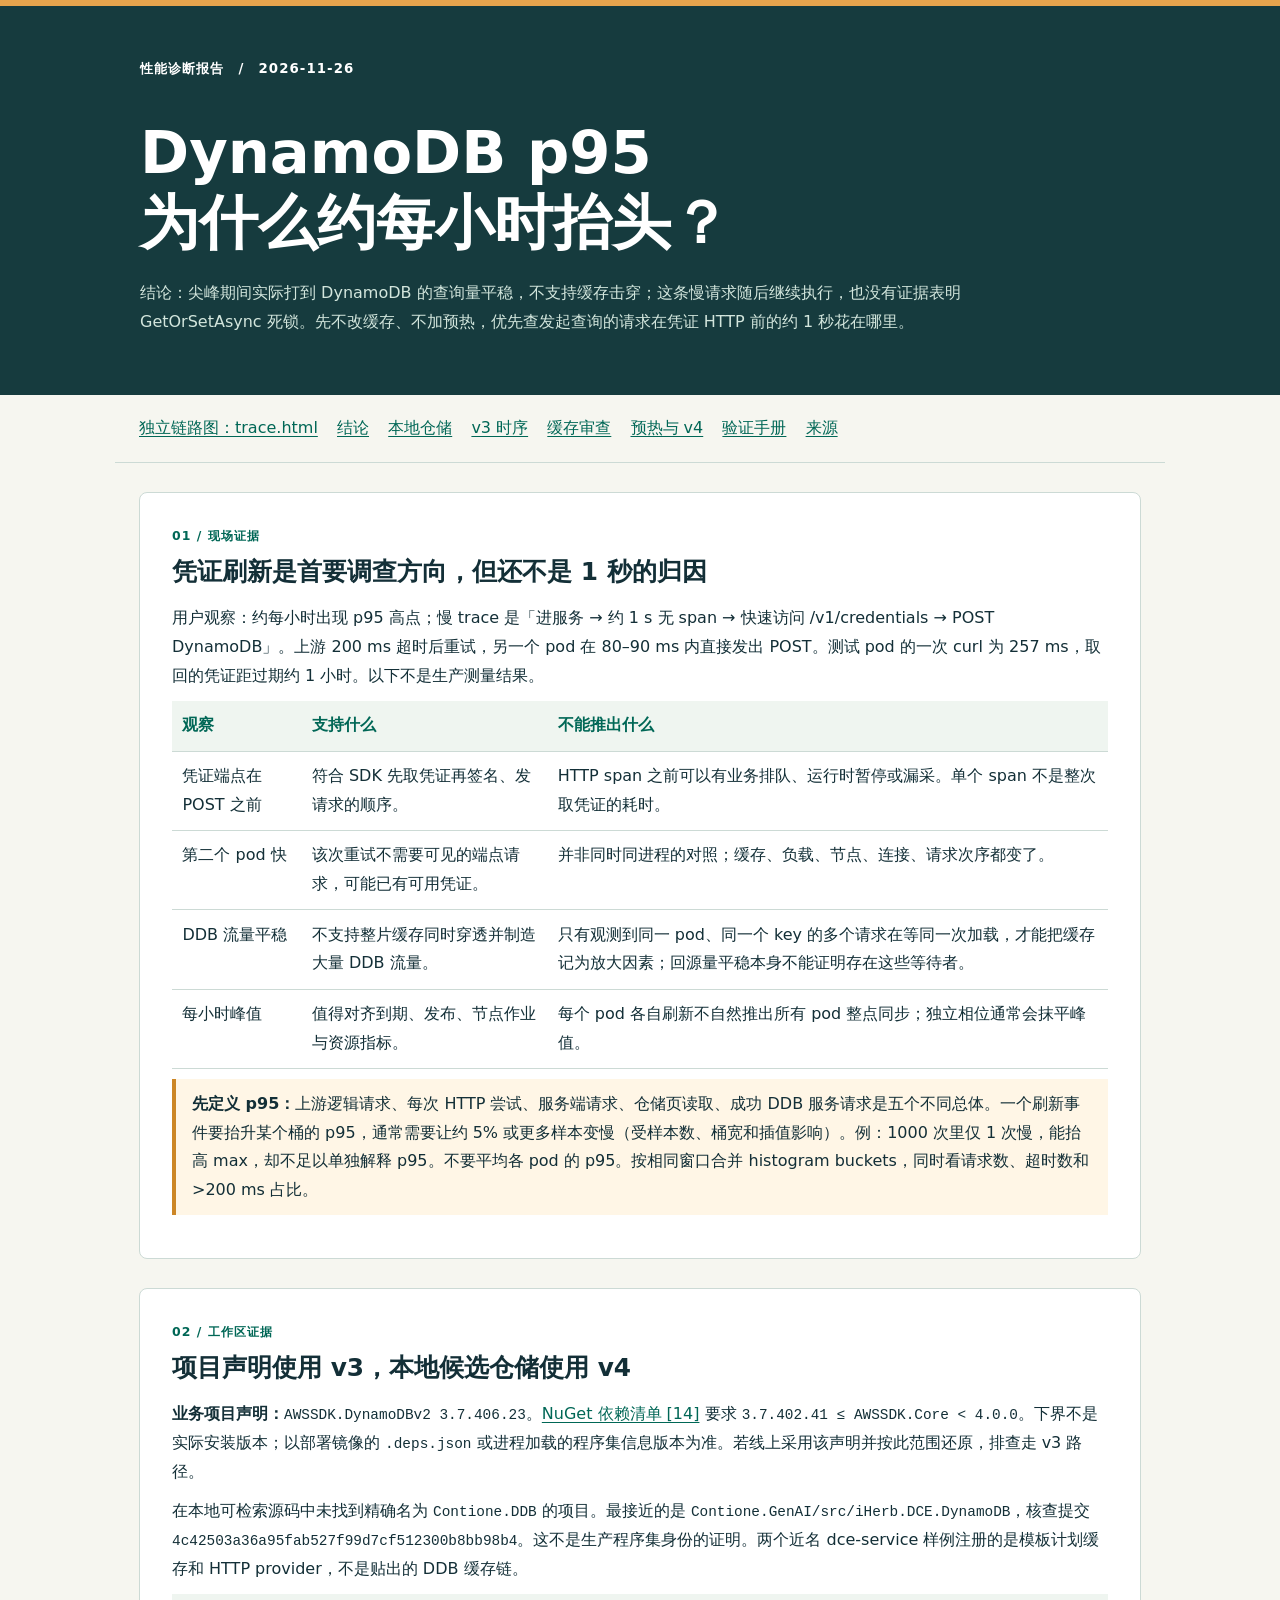
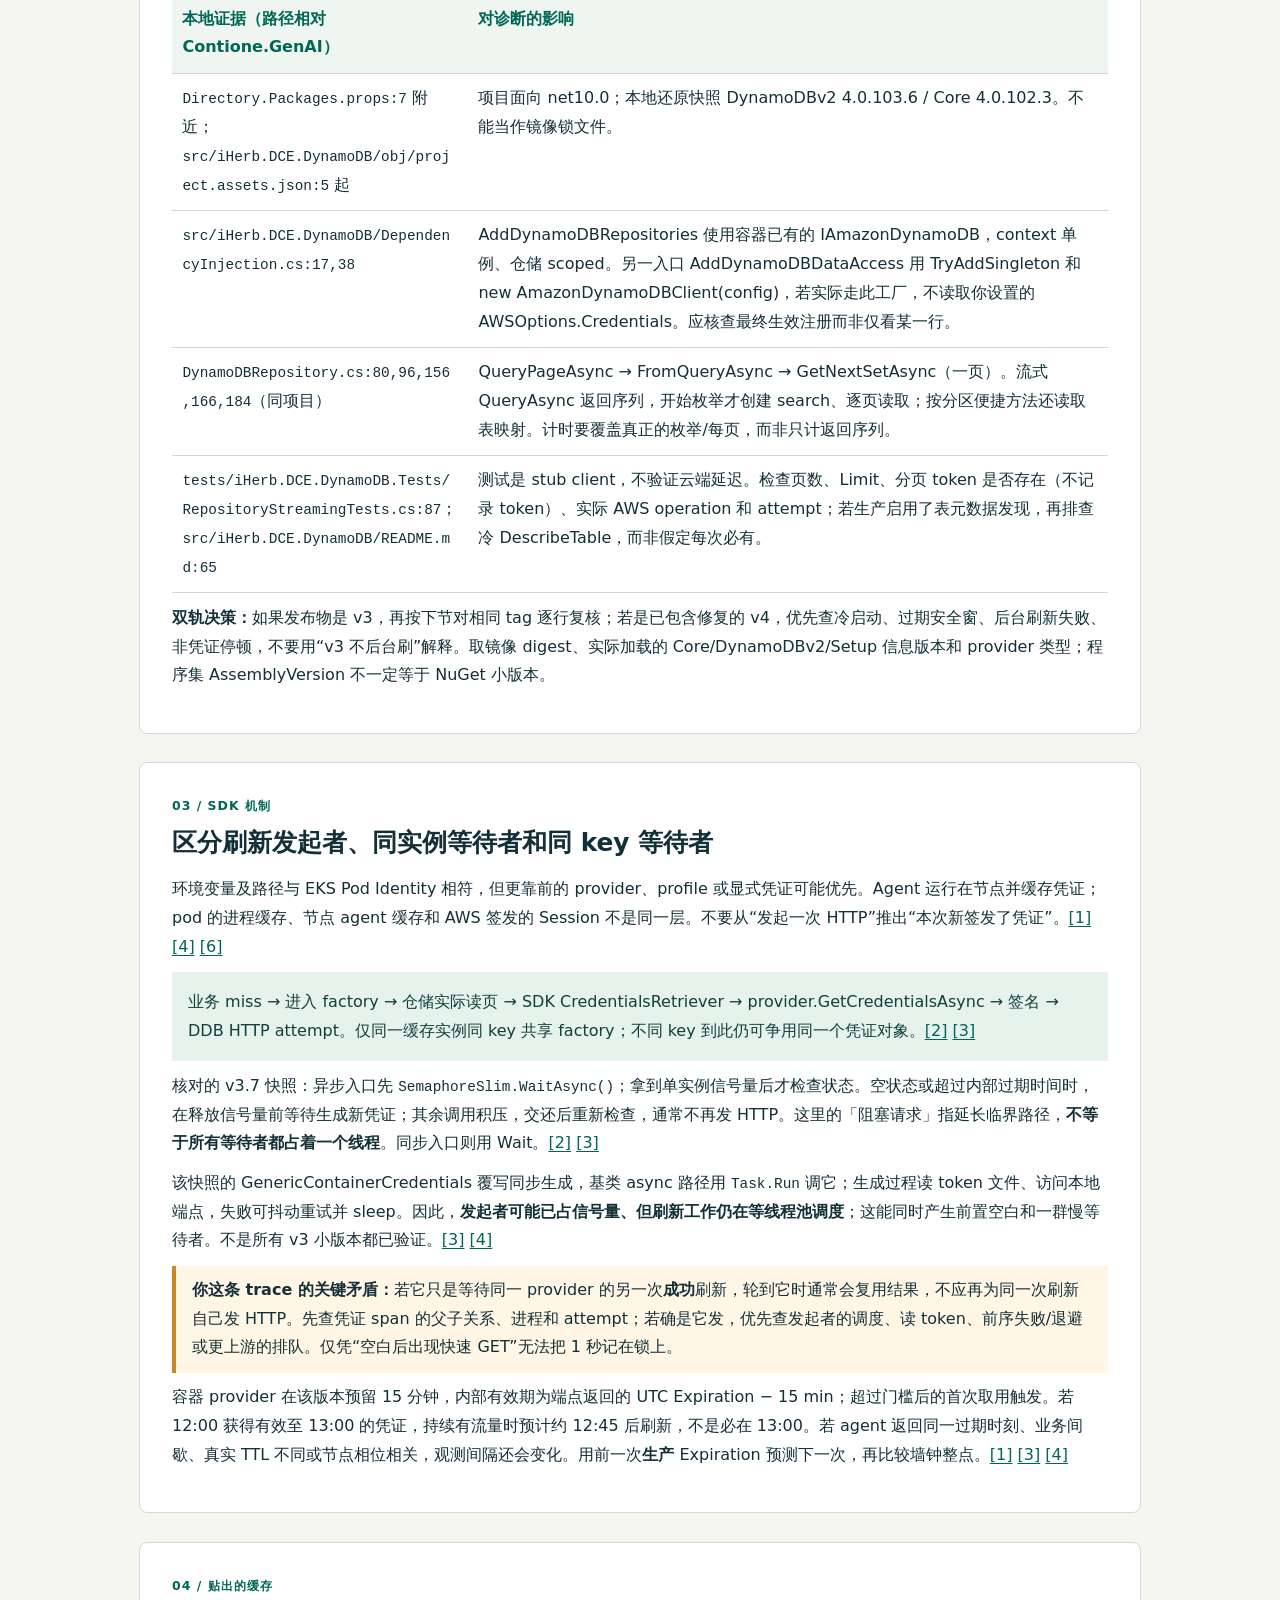
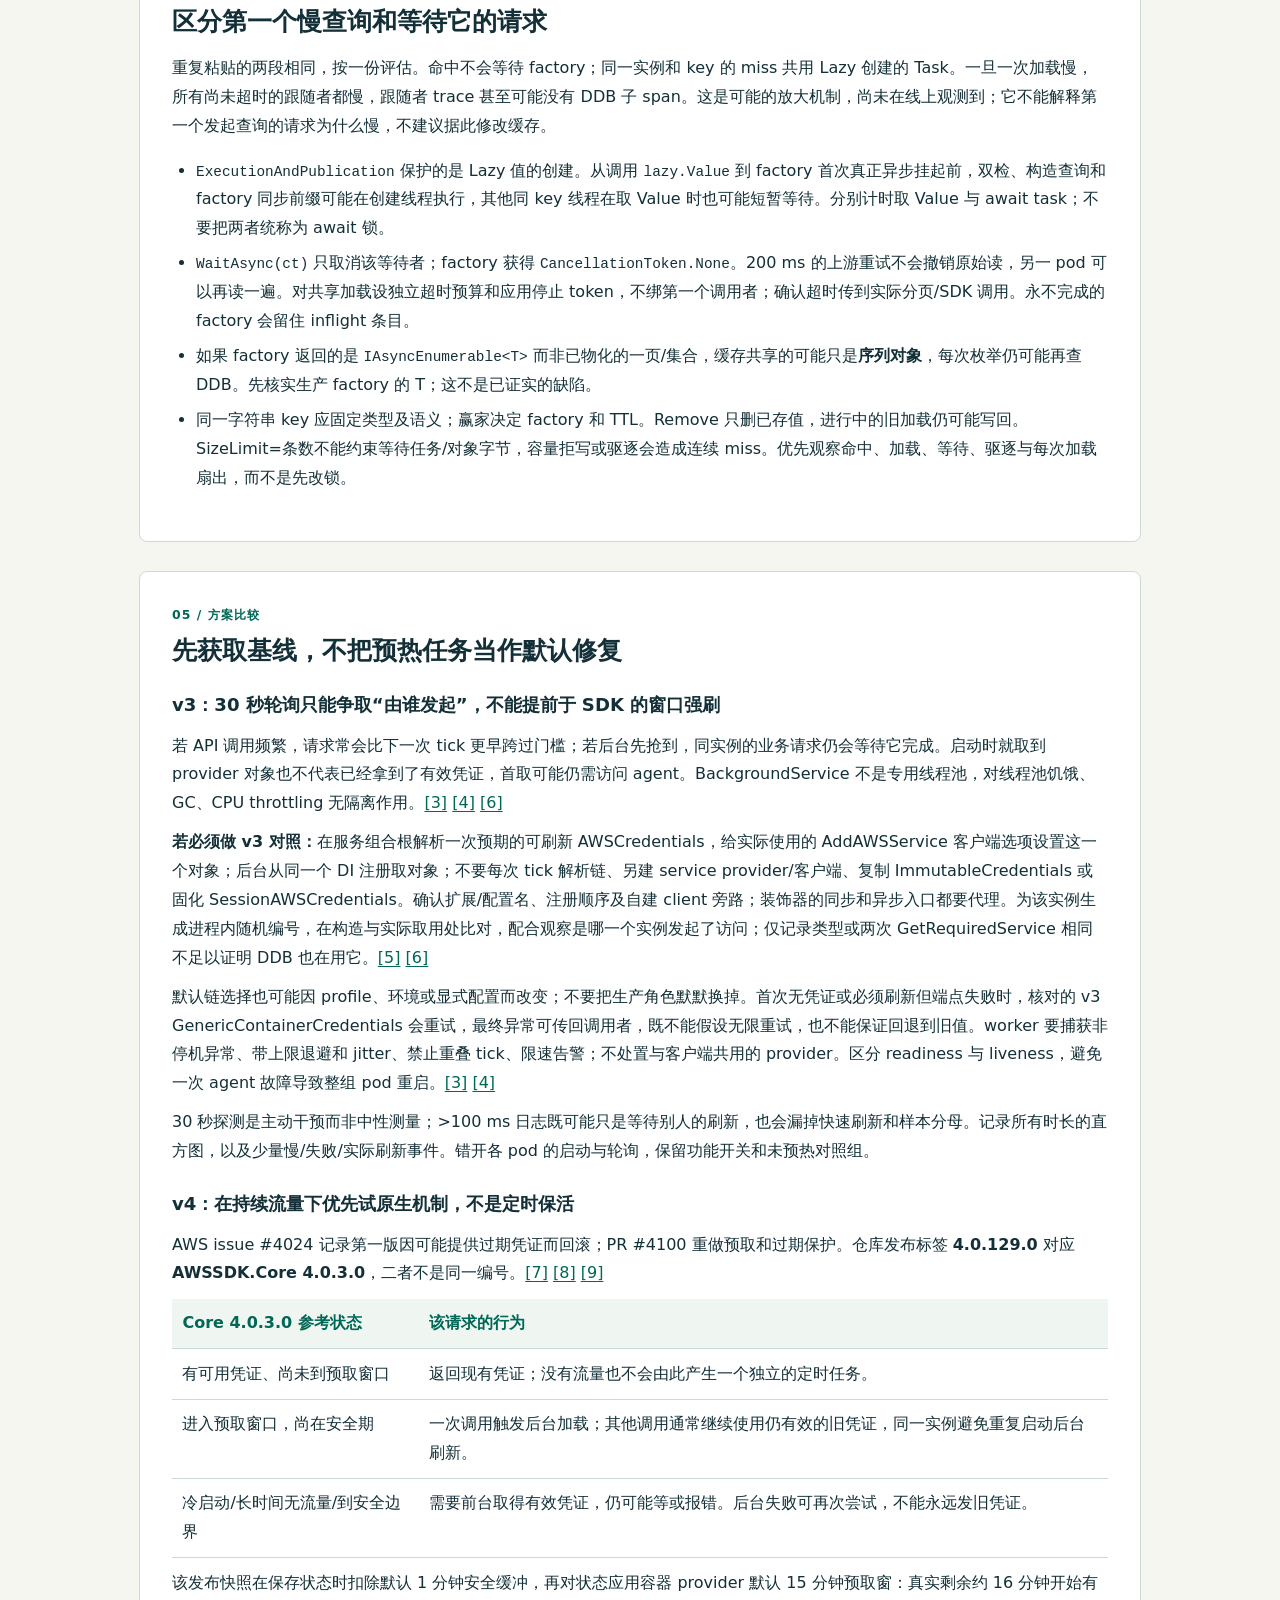
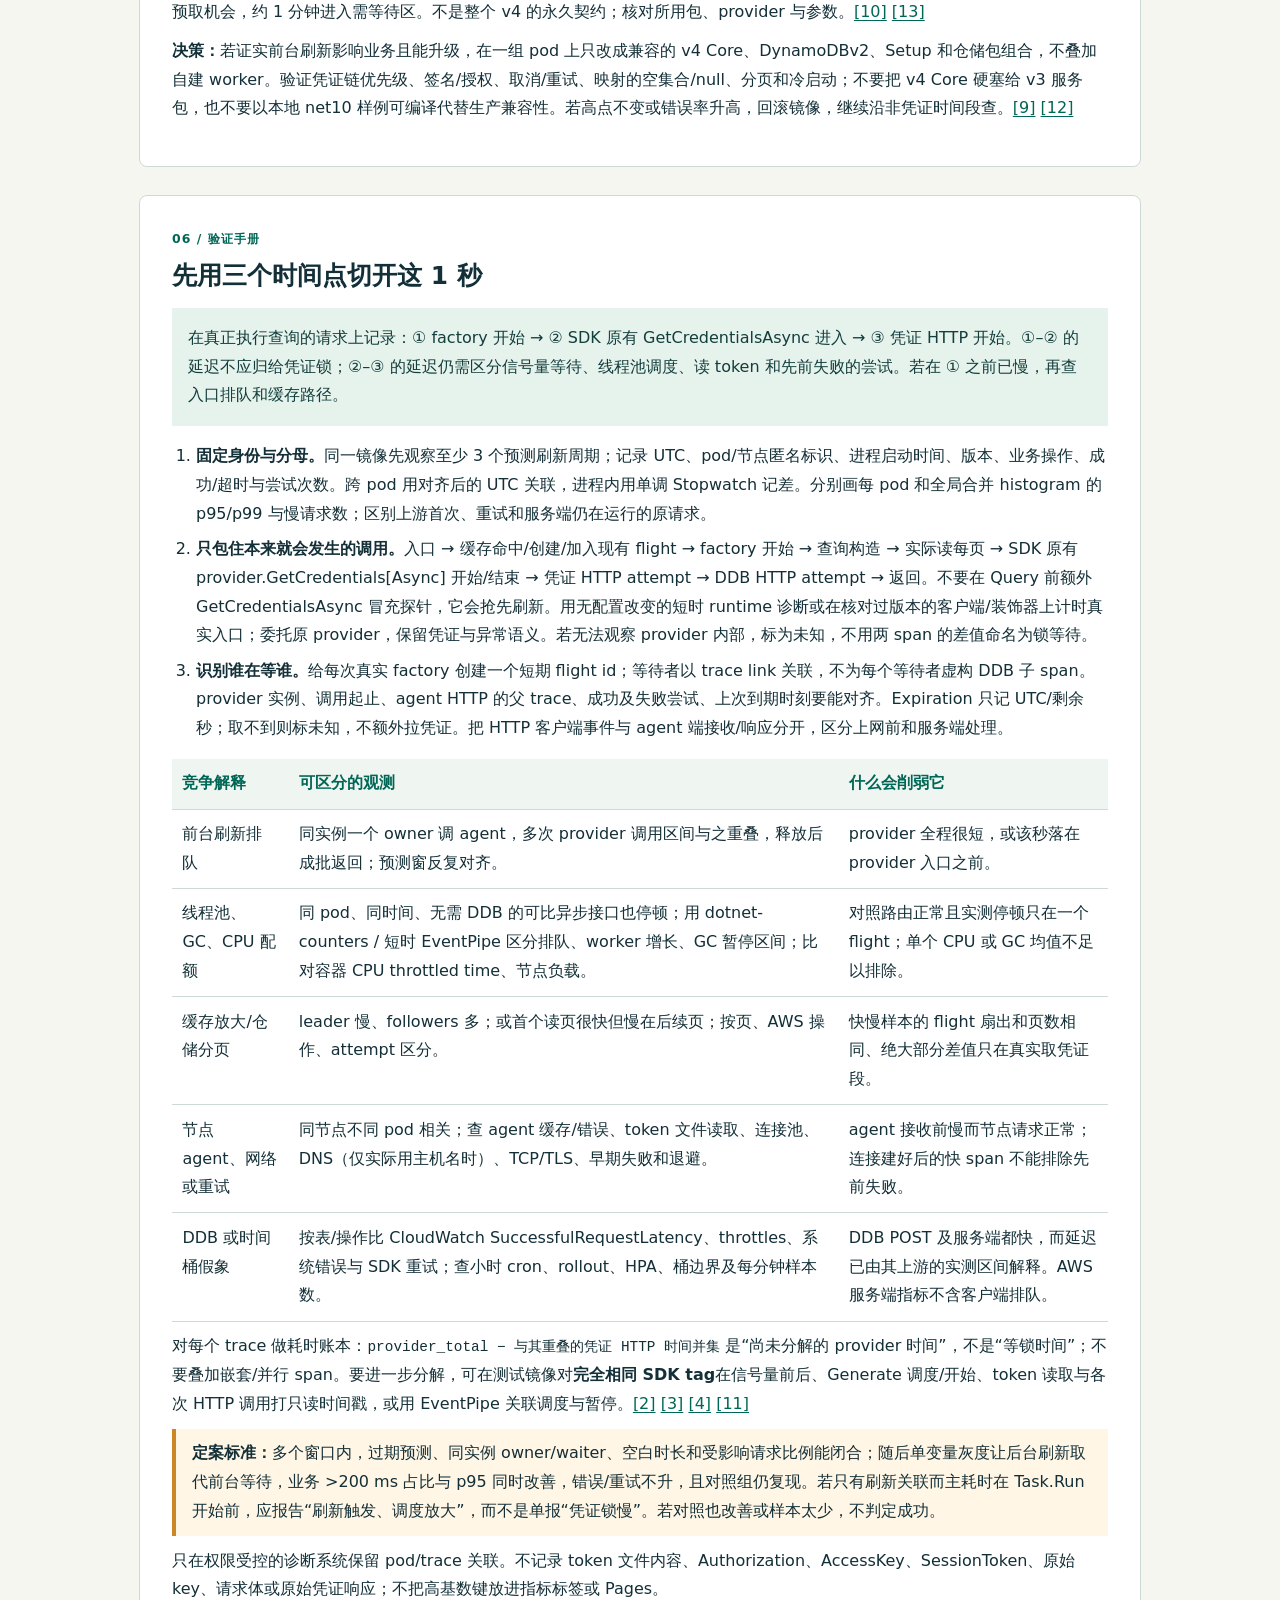
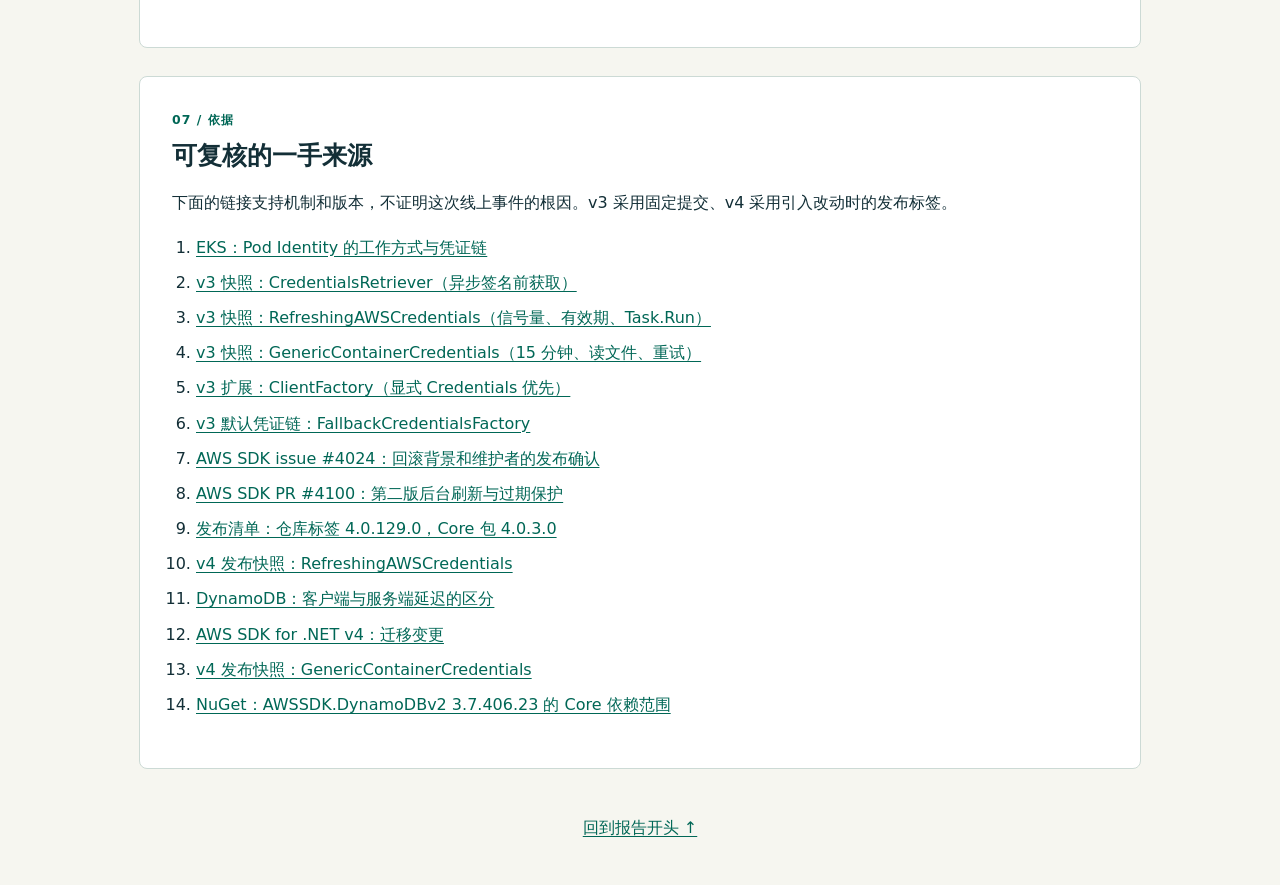
<file: docs/index.html>
<!doctype html><html lang="zh-CN"><head><meta charset="utf-8"><meta name="viewport" content="width=device-width,initial-scale=1"><meta name="description" content="DynamoDB 每小时 p95 峰值：凭证刷新、缓存放大与可证伪的验证方案"><title>DynamoDB p95 周期性高点｜排查报告</title><link rel="stylesheet" href="report.css"></head><body><header id="top"><small>性能诊断报告　/　2026-11-26</small><h1>DynamoDB p95<br>为什么约每小时抬头？</h1><p>结论：尖峰期间实际打到 DynamoDB 的查询量平稳，不支持缓存击穿；这条慢请求随后继续执行，也没有证据表明 GetOrSetAsync 死锁。先不改缓存、不加预热，优先查发起查询的请求在凭证 HTTP 前的约 1 秒花在哪里。</p></header><nav aria-label="报告目录"><a href="trace.html">独立链路图：trace.html</a><a href="#case">结论</a><a href="#repo">本地仓储</a><a href="#v3">v3 时序</a><a href="#cache">缓存审查</a><a href="#decision">预热与 v4</a><a href="#verify">验证手册</a><a href="#sources">来源</a></nav><main><section id="case"><div class="k">01 / 现场证据</div><h2>凭证刷新是首要调查方向，但还不是 1 秒的归因</h2><p>用户观察：约每小时出现 p95 高点；慢 trace 是「进服务 → 约 1 s 无 span → 快速访问 /v1/credentials → POST DynamoDB」。上游 200 ms 超时后重试，另一个 pod 在 80–90 ms 内直接发出 POST。测试 pod 的一次 curl 为 257 ms，取回的凭证距过期约 1 小时。以下不是生产测量结果。</p><div class="scroll"><table><thead><tr><th scope="col">观察</th><th scope="col">支持什么</th><th scope="col">不能推出什么</th></tr></thead><tbody><tr><td>凭证端点在 POST 之前</td><td>符合 SDK 先取凭证再签名、发请求的顺序。</td><td>HTTP span 之前可以有业务排队、运行时暂停或漏采。单个 span 不是整次取凭证的耗时。</td></tr><tr><td>第二个 pod 快</td><td>该次重试不需要可见的端点请求，可能已有可用凭证。</td><td>并非同时同进程的对照；缓存、负载、节点、连接、请求次序都变了。</td></tr><tr><td>DDB 流量平稳</td><td>不支持整片缓存同时穿透并制造大量 DDB 流量。</td><td>只有观测到同一 pod、同一个 key 的多个请求在等同一次加载，才能把缓存记为放大因素；回源量平稳本身不能证明存在这些等待者。</td></tr><tr><td>每小时峰值</td><td>值得对齐到期、发布、节点作业与资源指标。</td><td>每个 pod 各自刷新不自然推出所有 pod 整点同步；独立相位通常会抹平峰值。</td></tr></tbody></table></div><p class="note"><strong>先定义 p95：</strong>上游逻辑请求、每次 HTTP 尝试、服务端请求、仓储页读取、成功 DDB 服务请求是五个不同总体。一个刷新事件要抬升某个桶的 p95，通常需要让约 5% 或更多样本变慢（受样本数、桶宽和插值影响）。例：1000 次里仅 1 次慢，能抬高 max，却不足以单独解释 p95。不要平均各 pod 的 p95。按相同窗口合并 histogram buckets，同时看请求数、超时数和 &gt;200 ms 占比。</p></section>
<section id="repo"><div class="k">02 / 工作区证据</div><h2>项目声明使用 v3，本地候选仓储使用 v4</h2><p><strong>业务项目声明：</strong><code>AWSSDK.DynamoDBv2 3.7.406.23</code>。<a href="#s14">NuGet 依赖清单 [14]</a> 要求 <code>3.7.402.41 ≤ AWSSDK.Core &lt; 4.0.0</code>。下界不是实际安装版本；以部署镜像的 <code>.deps.json</code> 或进程加载的程序集信息版本为准。若线上采用该声明并按此范围还原，排查走 v3 路径。</p><p>在本地可检索源码中未找到精确名为 <code>Contione.DDB</code> 的项目。最接近的是 <code>Contione.GenAI/src/iHerb.DCE.DynamoDB</code>，核查提交 <code>4c42503a36a95fab527f99d7cf512300b8bb98b4</code>。这不是生产程序集身份的证明。两个近名 dce-service 样例注册的是模板计划缓存和 HTTP provider，不是贴出的 DDB 缓存链。</p><div class="scroll"><table><thead><tr><th scope="col">本地证据（路径相对 Contione.GenAI）</th><th scope="col">对诊断的影响</th></tr></thead><tbody><tr><td><code>Directory.Packages.props:7</code> 附近；<code>src/iHerb.DCE.DynamoDB/obj/project.assets.json:5</code> 起</td><td>项目面向 net10.0；本地还原快照 DynamoDBv2 4.0.103.6 / Core 4.0.102.3。不能当作镜像锁文件。</td></tr><tr><td><code>src/iHerb.DCE.DynamoDB/DependencyInjection.cs:17,38</code></td><td>AddDynamoDBRepositories 使用容器已有的 IAmazonDynamoDB，context 单例、仓储 scoped。另一入口 AddDynamoDBDataAccess 用 TryAddSingleton 和 new AmazonDynamoDBClient(config)，若实际走此工厂，不读取你设置的 AWSOptions.Credentials。应核查最终生效注册而非仅看某一行。</td></tr><tr><td><code>DynamoDBRepository.cs:80,96,156,166,184</code>（同项目）</td><td>QueryPageAsync → FromQueryAsync → GetNextSetAsync（一页）。流式 QueryAsync 返回序列，开始枚举才创建 search、逐页读取；按分区便捷方法还读取表映射。计时要覆盖真正的枚举/每页，而非只计返回序列。</td></tr><tr><td><code>tests/iHerb.DCE.DynamoDB.Tests/RepositoryStreamingTests.cs:87</code>；<code>src/iHerb.DCE.DynamoDB/README.md:65</code></td><td>测试是 stub client，不验证云端延迟。检查页数、Limit、分页 token 是否存在（不记录 token）、实际 AWS operation 和 attempt；若生产启用了表元数据发现，再排查冷 DescribeTable，而非假定每次必有。</td></tr></tbody></table></div><p><strong>双轨决策：</strong>如果发布物是 v3，再按下节对相同 tag 逐行复核；若是已包含修复的 v4，优先查冷启动、过期安全窗、后台刷新失败、非凭证停顿，不要用“v3 不后台刷”解释。取镜像 digest、实际加载的 Core/DynamoDBv2/Setup 信息版本和 provider 类型；程序集 AssemblyVersion 不一定等于 NuGet 小版本。</p></section>
<section id="v3"><div class="k">03 / SDK 机制</div><h2>区分刷新发起者、同实例等待者和同 key 等待者</h2><p>环境变量及路径与 EKS Pod Identity 相符，但更靠前的 provider、profile 或显式凭证可能优先。Agent 运行在节点并缓存凭证；pod 的进程缓存、节点 agent 缓存和 AWS 签发的 Session 不是同一层。不要从“发起一次 HTTP”推出“本次新签发了凭证”。<a href="#s1" aria-label="来源 1">[1]</a> <a href="#s4" aria-label="来源 4">[4]</a> <a href="#s6" aria-label="来源 6">[6]</a></p><p class="flow">业务 miss → 进入 factory → 仓储实际读页 → SDK CredentialsRetriever → provider.GetCredentialsAsync → 签名 → DDB HTTP attempt。仅同一缓存实例同 key 共享 factory；不同 key 到此仍可争用同一个凭证对象。<a href="#s2" aria-label="来源 2">[2]</a> <a href="#s3" aria-label="来源 3">[3]</a></p><p>核对的 v3.7 快照：异步入口先 <code>SemaphoreSlim.WaitAsync()</code>；拿到单实例信号量后才检查状态。空状态或超过内部过期时间时，在释放信号量前等待生成新凭证；其余调用积压，交还后重新检查，通常不再发 HTTP。这里的「阻塞请求」指延长临界路径，<strong>不等于所有等待者都占着一个线程</strong>。同步入口则用 Wait。<a href="#s2" aria-label="来源 2">[2]</a> <a href="#s3" aria-label="来源 3">[3]</a></p><p>该快照的 GenericContainerCredentials 覆写同步生成，基类 async 路径用 <code>Task.Run</code> 调它；生成过程读 token 文件、访问本地端点，失败可抖动重试并 sleep。因此，<strong>发起者可能已占信号量、但刷新工作仍在等线程池调度</strong>；这能同时产生前置空白和一群慢等待者。不是所有 v3 小版本都已验证。<a href="#s3" aria-label="来源 3">[3]</a> <a href="#s4" aria-label="来源 4">[4]</a></p><p class="note"><strong>你这条 trace 的关键矛盾：</strong>若它只是等待同一 provider 的另一次<strong>成功</strong>刷新，轮到它时通常会复用结果，不应再为同一次刷新自己发 HTTP。先查凭证 span 的父子关系、进程和 attempt；若确是它发，优先查发起者的调度、读 token、前序失败/退避或更上游的排队。仅凭“空白后出现快速 GET”无法把 1 秒记在锁上。</p><p>容器 provider 在该版本预留 15 分钟，内部有效期为端点返回的 UTC Expiration − 15 min；超过门槛后的首次取用触发。若 12:00 获得有效至 13:00 的凭证，持续有流量时预计约 12:45 后刷新，不是必在 13:00。若 agent 返回同一过期时刻、业务间歇、真实 TTL 不同或节点相位相关，观测间隔还会变化。用前一次<strong>生产</strong> Expiration 预测下一次，再比较墙钟整点。<a href="#s1" aria-label="来源 1">[1]</a> <a href="#s3" aria-label="来源 3">[3]</a> <a href="#s4" aria-label="来源 4">[4]</a></p></section>
<section id="cache"><div class="k">04 / 贴出的缓存</div><h2>区分第一个慢查询和等待它的请求</h2><p>重复粘贴的两段相同，按一份评估。命中不会等待 factory；同一实例和 key 的 miss 共用 Lazy 创建的 Task。一旦一次加载慢，所有尚未超时的跟随者都慢，跟随者 trace 甚至可能没有 DDB 子 span。这是可能的放大机制，尚未在线上观测到；它不能解释第一个发起查询的请求为什么慢，不建议据此修改缓存。</p><ul><li><code>ExecutionAndPublication</code> 保护的是 Lazy 值的创建。从调用 <code>lazy.Value</code> 到 factory 首次真正异步挂起前，双检、构造查询和 factory 同步前缀可能在创建线程执行，其他同 key 线程在取 Value 时也可能短暂等待。分别计时取 Value 与 await task；不要把两者统称为 await 锁。</li><li><code>WaitAsync(ct)</code> 只取消该等待者；factory 获得 <code>CancellationToken.None</code>。200 ms 的上游重试不会撤销原始读，另一 pod 可以再读一遍。对共享加载设独立超时预算和应用停止 token，不绑第一个调用者；确认超时传到实际分页/SDK 调用。永不完成的 factory 会留住 inflight 条目。</li><li>如果 factory 返回的是 <code>IAsyncEnumerable&lt;T&gt;</code> 而非已物化的一页/集合，缓存共享的可能只是<strong>序列对象</strong>，每次枚举仍可能再查 DDB。先核实生产 factory 的 T；这不是已证实的缺陷。</li><li>同一字符串 key 应固定类型及语义；赢家决定 factory 和 TTL。Remove 只删已存值，进行中的旧加载仍可能写回。SizeLimit=条数不能约束等待任务/对象字节，容量拒写或驱逐会造成连续 miss。优先观察命中、加载、等待、驱逐与每次加载扇出，而不是先改锁。</li></ul></section>
<section id="decision"><div class="k">05 / 方案比较</div><h2>先获取基线，不把预热任务当作默认修复</h2><h3>v3：30 秒轮询只能争取“由谁发起”，不能提前于 SDK 的窗口强刷</h3><p>若 API 调用频繁，请求常会比下一次 tick 更早跨过门槛；若后台先抢到，同实例的业务请求仍会等待它完成。启动时就取到 provider 对象也不代表已经拿到了有效凭证，首取可能仍需访问 agent。BackgroundService 不是专用线程池，对线程池饥饿、GC、CPU throttling 无隔离作用。<a href="#s3" aria-label="来源 3">[3]</a> <a href="#s4" aria-label="来源 4">[4]</a> <a href="#s6" aria-label="来源 6">[6]</a></p><p><strong>若必须做 v3 对照：</strong>在服务组合根解析一次预期的可刷新 AWSCredentials，给实际使用的 AddAWSService 客户端选项设置这一个对象；后台从同一个 DI 注册取对象；不要每次 tick 解析链、另建 service provider/客户端、复制 ImmutableCredentials 或固化 SessionAWSCredentials。确认扩展/配置名、注册顺序及自建 client 旁路；装饰器的同步和异步入口都要代理。为该实例生成进程内随机编号，在构造与实际取用处比对，配合观察是哪一个实例发起了访问；仅记录类型或两次 GetRequiredService 相同不足以证明 DDB 也在用它。<a href="#s5" aria-label="来源 5">[5]</a> <a href="#s6" aria-label="来源 6">[6]</a></p><p>默认链选择也可能因 profile、环境或显式配置而改变；不要把生产角色默默换掉。首次无凭证或必须刷新但端点失败时，核对的 v3 GenericContainerCredentials 会重试，最终异常可传回调用者，既不能假设无限重试，也不能保证回退到旧值。worker 要捕获非停机异常、带上限退避和 jitter、禁止重叠 tick、限速告警；不处置与客户端共用的 provider。区分 readiness 与 liveness，避免一次 agent 故障导致整组 pod 重启。<a href="#s3" aria-label="来源 3">[3]</a> <a href="#s4" aria-label="来源 4">[4]</a></p><p>30 秒探测是主动干预而非中性测量；&gt;100 ms 日志既可能只是等待别人的刷新，也会漏掉快速刷新和样本分母。记录所有时长的直方图，以及少量慢/失败/实际刷新事件。错开各 pod 的启动与轮询，保留功能开关和未预热对照组。</p><h3>v4：在持续流量下优先试原生机制，不是定时保活</h3><p>AWS issue #4024 记录第一版因可能提供过期凭证而回滚；PR #4100 重做预取和过期保护。仓库发布标签 <strong>4.0.129.0</strong> 对应 <strong>AWSSDK.Core 4.0.3.0</strong>，二者不是同一编号。<a href="#s7" aria-label="来源 7">[7]</a> <a href="#s8" aria-label="来源 8">[8]</a> <a href="#s9" aria-label="来源 9">[9]</a></p><div class="scroll"><table><thead><tr><th scope="col">Core 4.0.3.0 参考状态</th><th scope="col">该请求的行为</th></tr></thead><tbody><tr><td>有可用凭证、尚未到预取窗口</td><td>返回现有凭证；没有流量也不会由此产生一个独立的定时任务。</td></tr><tr><td>进入预取窗口，尚在安全期</td><td>一次调用触发后台加载；其他调用通常继续使用仍有效的旧凭证，同一实例避免重复启动后台刷新。</td></tr><tr><td>冷启动/长时间无流量/到安全边界</td><td>需要前台取得有效凭证，仍可能等或报错。后台失败可再次尝试，不能永远发旧凭证。</td></tr></tbody></table></div><p>该发布快照在保存状态时扣除默认 1 分钟安全缓冲，再对状态应用容器 provider 默认 15 分钟预取窗：真实剩余约 16 分钟开始有预取机会，约 1 分钟进入需等待区。不是整个 v4 的永久契约；核对所用包、provider 与参数。<a href="#s10" aria-label="来源 10">[10]</a> <a href="#s13" aria-label="来源 13">[13]</a></p><p><strong>决策：</strong>若证实前台刷新影响业务且能升级，在一组 pod 上只改成兼容的 v4 Core、DynamoDBv2、Setup 和仓储包组合，不叠加自建 worker。验证凭证链优先级、签名/授权、取消/重试、映射的空集合/null、分页和冷启动；不要把 v4 Core 硬塞给 v3 服务包，也不要以本地 net10 样例可编译代替生产兼容性。若高点不变或错误率升高，回滚镜像，继续沿非凭证时间段查。<a href="#s9" aria-label="来源 9">[9]</a> <a href="#s12" aria-label="来源 12">[12]</a></p></section>
<section id="verify"><div class="k">06 / 验证手册</div><h2>先用三个时间点切开这 1 秒</h2><p class="flow">在真正执行查询的请求上记录：① factory 开始 → ② SDK 原有 GetCredentialsAsync 进入 → ③ 凭证 HTTP 开始。①–② 的延迟不应归给凭证锁；②–③ 的延迟仍需区分信号量等待、线程池调度、读 token 和先前失败的尝试。若在 ① 之前已慢，再查入口排队和缓存路径。</p><ol><li><strong>固定身份与分母。</strong>同一镜像先观察至少 3 个预测刷新周期；记录 UTC、pod/节点匿名标识、进程启动时间、版本、业务操作、成功/超时与尝试次数。跨 pod 用对齐后的 UTC 关联，进程内用单调 Stopwatch 记差。分别画每 pod 和全局合并 histogram 的 p95/p99 与慢请求数；区别上游首次、重试和服务端仍在运行的原请求。</li><li><strong>只包住本来就会发生的调用。</strong>入口 → 缓存命中/创建/加入现有 flight → factory 开始 → 查询构造 → 实际读每页 → SDK 原有 provider.GetCredentials[Async] 开始/结束 → 凭证 HTTP attempt → DDB HTTP attempt → 返回。不要在 Query 前额外 GetCredentialsAsync 冒充探针，它会抢先刷新。用无配置改变的短时 runtime 诊断或在核对过版本的客户端/装饰器上计时真实入口；委托原 provider，保留凭证与异常语义。若无法观察 provider 内部，标为未知，不用两 span 的差值命名为锁等待。</li><li><strong>识别谁在等谁。</strong>给每次真实 factory 创建一个短期 flight id；等待者以 trace link 关联，不为每个等待者虚构 DDB 子 span。provider 实例、调用起止、agent HTTP 的父 trace、成功及失败尝试、上次到期时刻要能对齐。Expiration 只记 UTC/剩余秒；取不到则标未知，不额外拉凭证。把 HTTP 客户端事件与 agent 端接收/响应分开，区分上网前和服务端处理。</li></ol><div class="scroll"><table><thead><tr><th scope="col">竞争解释</th><th scope="col">可区分的观测</th><th scope="col">什么会削弱它</th></tr></thead><tbody><tr><td>前台刷新排队</td><td>同实例一个 owner 调 agent，多次 provider 调用区间与之重叠，释放后成批返回；预测窗反复对齐。</td><td>provider 全程很短，或该秒落在 provider 入口之前。</td></tr><tr><td>线程池、GC、CPU 配额</td><td>同 pod、同时间、无需 DDB 的可比异步接口也停顿；用 dotnet-counters / 短时 EventPipe 区分排队、worker 增长、GC 暂停区间；比对容器 CPU throttled time、节点负载。</td><td>对照路由正常且实测停顿只在一个 flight；单个 CPU 或 GC 均值不足以排除。</td></tr><tr><td>缓存放大/仓储分页</td><td>leader 慢、followers 多；或首个读页很快但慢在后续页；按页、AWS 操作、attempt 区分。</td><td>快慢样本的 flight 扇出和页数相同、绝大部分差值只在真实取凭证段。</td></tr><tr><td>节点 agent、网络或重试</td><td>同节点不同 pod 相关；查 agent 缓存/错误、token 文件读取、连接池、DNS（仅实际用主机名时）、TCP/TLS、早期失败和退避。</td><td>agent 接收前慢而节点请求正常；连接建好后的快 span 不能排除先前失败。</td></tr><tr><td>DDB 或时间桶假象</td><td>按表/操作比 CloudWatch SuccessfulRequestLatency、throttles、系统错误与 SDK 重试；查小时 cron、rollout、HPA、桶边界及每分钟样本数。</td><td>DDB POST 及服务端都快，而延迟已由其上游的实测区间解释。AWS 服务端指标不含客户端排队。</td></tr></tbody></table></div><p>对每个 trace 做耗时账本：<code>provider_total − 与其重叠的凭证 HTTP 时间并集</code> 是“尚未分解的 provider 时间”，不是“等锁时间”；不要叠加嵌套/并行 span。要进一步分解，可在测试镜像对<strong>完全相同 SDK tag</strong>在信号量前后、Generate 调度/开始、token 读取与各次 HTTP 调用打只读时间戳，或用 EventPipe 关联调度与暂停。<a href="#s2" aria-label="来源 2">[2]</a> <a href="#s3" aria-label="来源 3">[3]</a> <a href="#s4" aria-label="来源 4">[4]</a> <a href="#s11" aria-label="来源 11">[11]</a></p><p class="note"><strong>定案标准：</strong>多个窗口内，过期预测、同实例 owner/waiter、空白时长和受影响请求比例能闭合；随后单变量灰度让后台刷新取代前台等待，业务 &gt;200 ms 占比与 p95 同时改善，错误/重试不升，且对照组仍复现。若只有刷新关联而主耗时在 Task.Run 开始前，应报告“刷新触发、调度放大”，而不是单报“凭证锁慢”。若对照也改善或样本太少，不判定成功。</p><p>只在权限受控的诊断系统保留 pod/trace 关联。不记录 token 文件内容、Authorization、AccessKey、SessionToken、原始 key、请求体或原始凭证响应；不把高基数键放进指标标签或 Pages。</p></section>
<section id="sources"><div class="k">07 / 依据</div><h2>可复核的一手来源</h2><p>下面的链接支持机制和版本，不证明这次线上事件的根因。v3 采用固定提交、v4 采用引入改动时的发布标签。</p><ol><li id="s1"><a href="https://docs.aws.amazon.com/eks/latest/userguide/pod-id-how-it-works.html">EKS：Pod Identity 的工作方式与凭证链</a></li><li id="s2"><a href="https://github.com/aws/aws-sdk-net/blob/1c4044d41342e4d7b30b5f88a72503a6227ae9ea/sdk/src/Core/Amazon.Runtime/Pipeline/Handlers/CredentialsRetriever.cs">v3 快照：CredentialsRetriever（异步签名前获取）</a></li><li id="s3"><a href="https://github.com/aws/aws-sdk-net/blob/1c4044d41342e4d7b30b5f88a72503a6227ae9ea/sdk/src/Core/Amazon.Runtime/Credentials/RefreshingAWSCredentials.cs">v3 快照：RefreshingAWSCredentials（信号量、有效期、Task.Run）</a></li><li id="s4"><a href="https://github.com/aws/aws-sdk-net/blob/1c4044d41342e4d7b30b5f88a72503a6227ae9ea/sdk/src/Core/Amazon.Runtime/Credentials/GenericContainerCredentials.cs">v3 快照：GenericContainerCredentials（15 分钟、读文件、重试）</a></li><li id="s5"><a href="https://github.com/aws/aws-sdk-net/blob/1c4044d41342e4d7b30b5f88a72503a6227ae9ea/extensions/src/AWSSDK.Extensions.NETCore.Setup/ClientFactory.cs">v3 扩展：ClientFactory（显式 Credentials 优先）</a></li><li id="s6"><a href="https://github.com/aws/aws-sdk-net/blob/1c4044d41342e4d7b30b5f88a72503a6227ae9ea/sdk/src/Core/Amazon.Runtime/Credentials/FallbackCredentialsFactory.cs">v3 默认凭证链：FallbackCredentialsFactory</a></li><li id="s7"><a href="https://github.com/aws/aws-sdk-net/issues/4024">AWS SDK issue #4024：回滚背景和维护者的发布确认</a></li><li id="s8"><a href="https://github.com/aws/aws-sdk-net/pull/4100">AWS SDK PR #4100：第二版后台刷新与过期保护</a></li><li id="s9"><a href="https://github.com/aws/aws-sdk-net/releases/tag/4.0.129.0">发布清单：仓库标签 4.0.129.0，Core 包 4.0.3.0</a></li><li id="s10"><a href="https://github.com/aws/aws-sdk-net/blob/4.0.129.0/sdk/src/Core/Amazon.Runtime/Credentials/RefreshingAWSCredentials.cs">v4 发布快照：RefreshingAWSCredentials</a></li><li id="s11"><a href="https://docs.aws.amazon.com/amazondynamodb/latest/developerguide/TroubleshootingLatency.html">DynamoDB：客户端与服务端延迟的区分</a></li><li id="s12"><a href="https://docs.aws.amazon.com/sdk-for-net/v4/developer-guide/net-dg-v4.html">AWS SDK for .NET v4：迁移变更</a></li><li id="s13"><a href="https://github.com/aws/aws-sdk-net/blob/4.0.129.0/sdk/src/Core/Amazon.Runtime/Credentials/GenericContainerCredentials.cs">v4 发布快照：GenericContainerCredentials</a></li><li id="s14"><a href="https://www.nuget.org/packages/AWSSDK.DynamoDBv2/3.7.406.23">NuGet：AWSSDK.DynamoDBv2 3.7.406.23 的 Core 依赖范围</a></li></ol></section></main><footer><a href="#top">回到报告开头 ↑</a></footer></body></html>
</file>
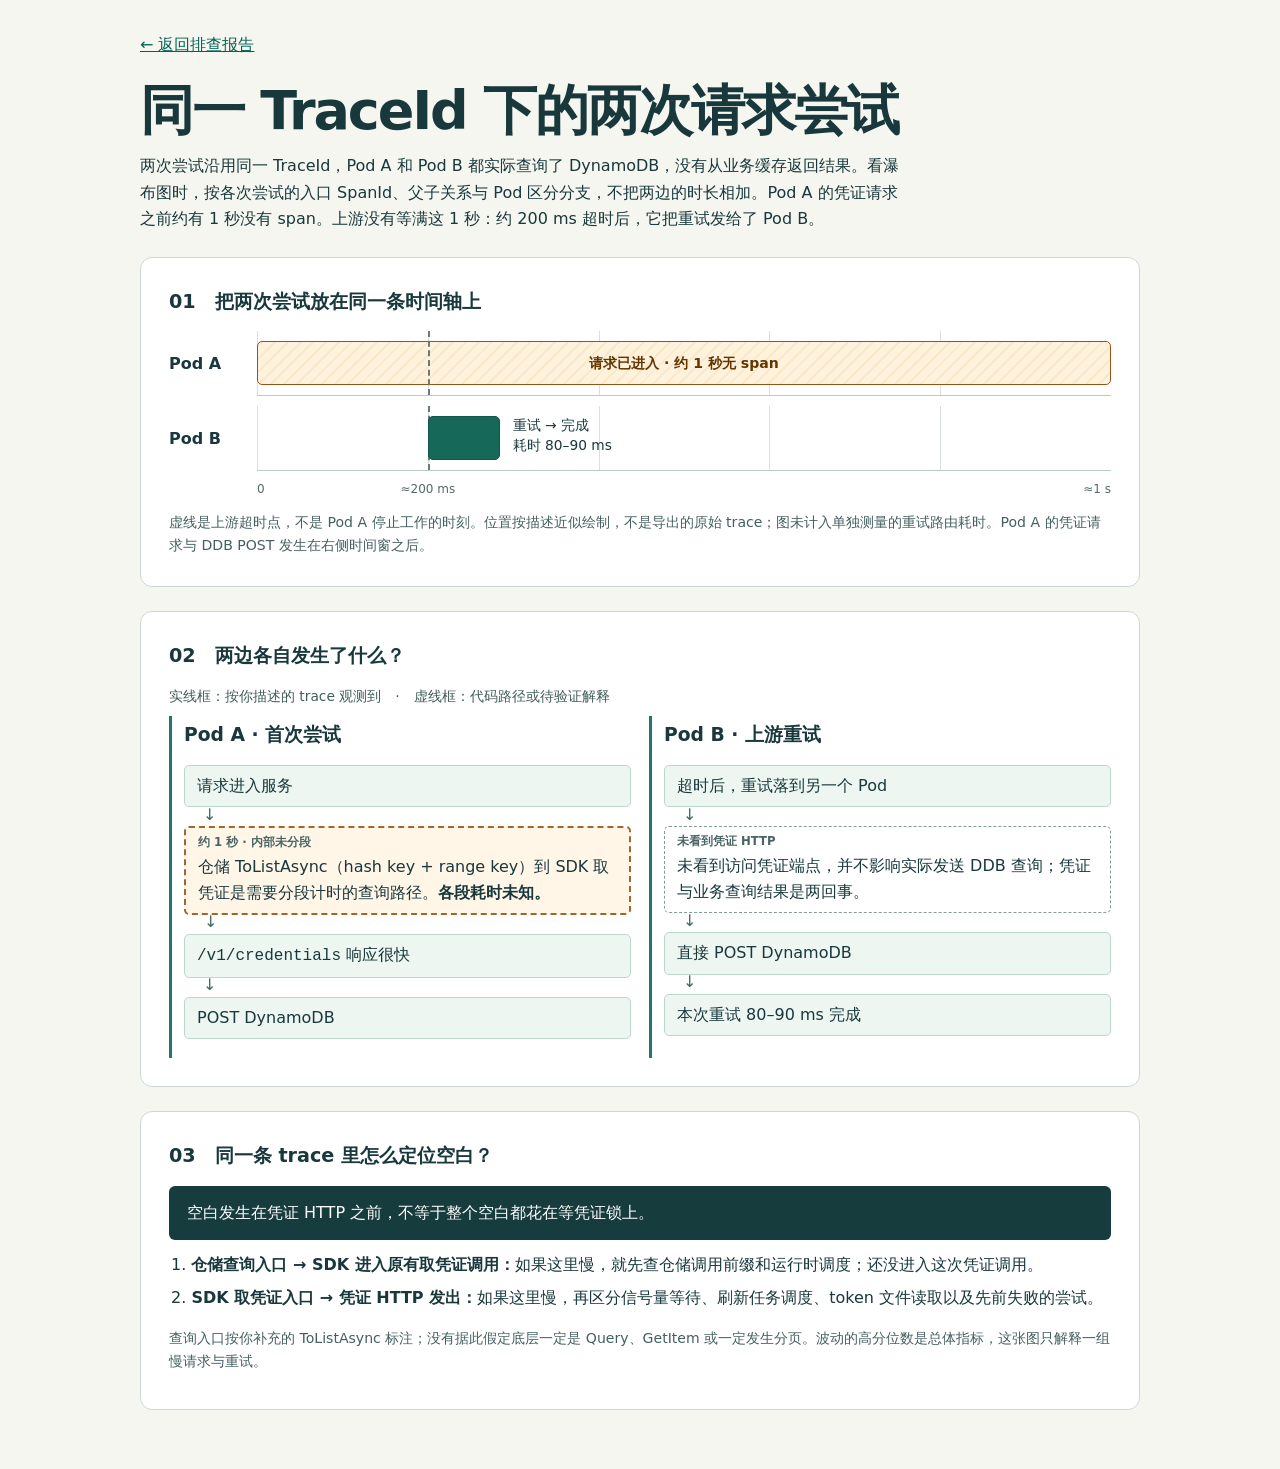
<file: docs/trace.html>
<!doctype html>
<html lang="zh-CN"><head><meta charset="utf-8"><meta name="viewport" content="width=device-width, initial-scale=1"><title>同一 TraceId 下的两次请求尝试｜DynamoDB 链路图</title>
<style>
*{box-sizing:border-box}body{margin:0;background:#f6f6f0;color:#18383c;font:16px/1.65 system-ui,'Microsoft YaHei',sans-serif}main{max-width:1040px;margin:auto;padding:32px 20px 60px}a{color:#006454}h1{font-size:clamp(28px,5vw,54px);line-height:1.13;margin:22px 0 12px;letter-spacing:-.04em}h2{font-size:1.2rem;margin:0 0 14px}p{margin:8px 0}.lead{max-width:48em}.chart,.logic{background:white;border:1px solid #cbd9d4;border-radius:12px;margin:24px 0 0;padding:clamp(14px,3vw,28px)}.chart{margin-bottom:0}.lane{display:grid;grid-template-columns:80px minmax(0,1fr);gap:8px;align-items:center;margin:10px 0}.track{position:relative;height:65px;border-bottom:1px solid #bacbc5;background:repeating-linear-gradient(to right,#dae1dd 0 1px,transparent 1px 20%)}.band{position:absolute;top:10px;height:44px;display:flex;align-items:center;justify-content:center;border:1px solid #955615;border-radius:5px;background:repeating-linear-gradient(-45deg,#fff2dc 0 7px,#fae8cb 7px 9px);color:#623600;font-weight:700;font-size:.88rem;text-align:center}.gap{left:0;right:0}.fast{left:20%;width:8.5%;background:#166859;border-color:#125749}.tick{position:absolute;top:0;bottom:0;border-left:2px dashed #697a79}.at200{left:20%}.lbl{padding-left:8px;margin-left:29%;font-size:.86rem;line-height:1.45;display:block;padding-top:10px}.axis{height:30px;position:relative;margin-left:88px;color:#546968;font:12px/1.4 system-ui}.axis span{position:absolute}.axis span:nth-child(2){left:20%;transform:translateX(-50%)}.axis span:last-child{right:0}.caption{font-size:.88rem;color:#455f60}.tracks{display:grid;grid-template-columns:1fr 1fr;gap:18px}.panel{padding:0 0 0 12px;border-left:3px solid #207968}.panel h3{margin:4px 0 14px}.flow{list-style:none;margin:0;padding:0}.flow li{background:#eef6f1;border:1px solid #bcd7cd;border-radius:5px;padding:7px 12px;position:relative;margin-bottom:19px}.flow li:not(:last-child):after{position:absolute;content:'↓';bottom:-22px;left:18px;color:#3d6864}.flow .unknown{border:2px dashed #a16729;background:#fff6e8}.flow .inferred{background:white;border-style:dashed;border-color:#849d97}.mark{font:700 .73rem/1.3 system-ui;color:#486563;display:block;margin-bottom:3px}code{overflow-wrap:anywhere}.legend{font-size:.86rem;color:#405d59}.rule{background:#163c3e;color:white;padding:14px 18px;border-radius:6px}.steps{margin-top:12px;padding-left:1.4em}.steps li{margin:6px 0}@media(max-width:620px){main{padding:18px 12px}.tracks{grid-template-columns:1fr}.lane{grid-template-columns:45px minmax(0,1fr)}.axis{margin-left:53px}.band{font-size:.76rem}.lbl{font-size:.76rem}}@media print{body{background:white}.chart,.panel,.logic{break-inside:avoid}main{padding:0}a{color:inherit}}
</style></head><body><main><a href="index.html">← 返回排查报告</a><h1>同一 TraceId 下的两次请求尝试</h1><p class="lead">两次尝试沿用同一 TraceId，Pod A 和 Pod B 都实际查询了 DynamoDB，没有从业务缓存返回结果。看瀑布图时，按各次尝试的入口 SpanId、父子关系与 Pod 区分分支，不把两边的时长相加。Pod A 的凭证请求之前约有 1 秒没有 span。上游没有等满这 1 秒：约 200 ms 超时后，它把重试发给了 Pod B。</p>
<figure class="chart"><h2>01　把两次尝试放在同一条时间轴上</h2><div class="lane"><strong>Pod A</strong><div class="track"><div class="band gap">请求已进入 · 约 1 秒无 span</div><i class="tick at200"></i></div></div><div class="lane"><strong>Pod B</strong><div class="track"><i class="tick at200"></i><div class="band fast"></div><span class="lbl">重试 → 完成<br>耗时 80–90 ms</span></div></div><div class="axis"><span>0</span><span>≈200 ms</span><span>≈1 s</span></div><figcaption class="caption">虚线是上游超时点，不是 Pod A 停止工作的时刻。位置按描述近似绘制，不是导出的原始 trace；图未计入单独测量的重试路由耗时。Pod A 的凭证请求与 DDB POST 发生在右侧时间窗之后。</figcaption></figure>
<section class="logic"><h2>02　两边各自发生了什么？</h2><p class="legend">实线框：按你描述的 trace 观测到　·　虚线框：代码路径或待验证解释</p><div class="tracks"><article class="panel"><h3>Pod A · 首次尝试</h3><ol class="flow"><li>请求进入服务</li><li class="unknown"><b class="mark">约 1 秒 · 内部未分段</b>仓储 ToListAsync（hash key + range key）到 SDK 取凭证是需要分段计时的查询路径。<strong>各段耗时未知。</strong></li><li><code>/v1/credentials</code> 响应很快</li><li>POST DynamoDB</li></ol></article><article class="panel"><h3>Pod B · 上游重试</h3><ol class="flow"><li>超时后，重试落到另一个 Pod</li><li class="inferred"><b class="mark">未看到凭证 HTTP</b>未看到访问凭证端点，并不影响实际发送 DDB 查询；凭证与业务查询结果是两回事。</li><li>直接 POST DynamoDB</li><li>本次重试 80–90 ms 完成</li></ol></article></div></section>
<section class="logic"><h2>03　同一条 trace 里怎么定位空白？</h2><p class="rule">空白发生在凭证 HTTP 之前，不等于整个空白都花在等凭证锁上。</p><ol class="steps"><li><strong>仓储查询入口 → SDK 进入原有取凭证调用：</strong>如果这里慢，就先查仓储调用前缀和运行时调度；还没进入这次凭证调用。</li><li><strong>SDK 取凭证入口 → 凭证 HTTP 发出：</strong>如果这里慢，再区分信号量等待、刷新任务调度、token 文件读取以及先前失败的尝试。</li></ol><p class="caption">查询入口按你补充的 ToListAsync 标注；没有据此假定底层一定是 Query、GetItem 或一定发生分页。波动的高分位数是总体指标，这张图只解释一组慢请求与重试。</p></section></main></body></html>
</file>
<file: docs/report.css>
:root{color-scheme:light;--ink:#132f37;--accent:#006756;--line:#ccdad5}*{box-sizing:border-box}html{scroll-behavior:smooth}body{margin:0;background:#f6f6f0;color:var(--ink);font:16px/1.8 system-ui,'Microsoft YaHei',sans-serif}header{background:#163b3e;color:white;padding:3rem max(6%,calc((100% - 1000px)/2));border-top:6px solid #e6a44d}header p{color:#d3e6dd;max-width:52em}small,.k{font-weight:700;letter-spacing:.08em}h1{font-size:clamp(2rem,5vw,3.7rem);line-height:1.18;margin:.6em 0 .35em}main,nav{max-width:1050px;margin:auto;padding:0 24px}nav{display:flex;flex-wrap:wrap;gap:.35em 1.2em;padding-top:1.2em;padding-bottom:1.2em;border-bottom:1px solid var(--line)}a{color:var(--accent);text-underline-offset:3px}h2{font-size:1.55em;line-height:1.3;margin:.35em 0 .65em}h3{font-size:1.13em;margin:1.2em 0 .2em}section{margin:1.8em 0;padding:clamp(1em,3vw,2em);background:white;border:1px solid var(--line);border-radius:8px}.k{font-size:.78rem;color:var(--accent)}.note{border-left:4px solid #cc8626;padding:.65em 1em;background:#fff6e6}.flow{padding:1em;color:#123e3c;background:#e6f2ec}.scroll{overflow:auto}table{width:100%;border-collapse:collapse;min-width:570px}th,td{text-align:left;vertical-align:top;border-bottom:1px solid var(--line);padding:.65em}th{color:var(--accent);background:#eff5f0}code{font-size:.9em;overflow-wrap:anywhere}ol,ul{padding-left:1.5em}li{margin:.4em 0}footer{text-align:center;padding:1em}p{margin:.65em 0}@media print{body{background:white;font-size:10pt}header{background:white;color:#153838;padding:0}header p{color:inherit}nav,footer{display:none}main{max-width:none;padding:0}section{margin:1em 0;padding:0;border:0}h2,h3{break-after:avoid}tr{break-inside:avoid}table{min-width:0}a{color:inherit}}@media(prefers-reduced-motion:reduce){html{scroll-behavior:auto}}
</file>
